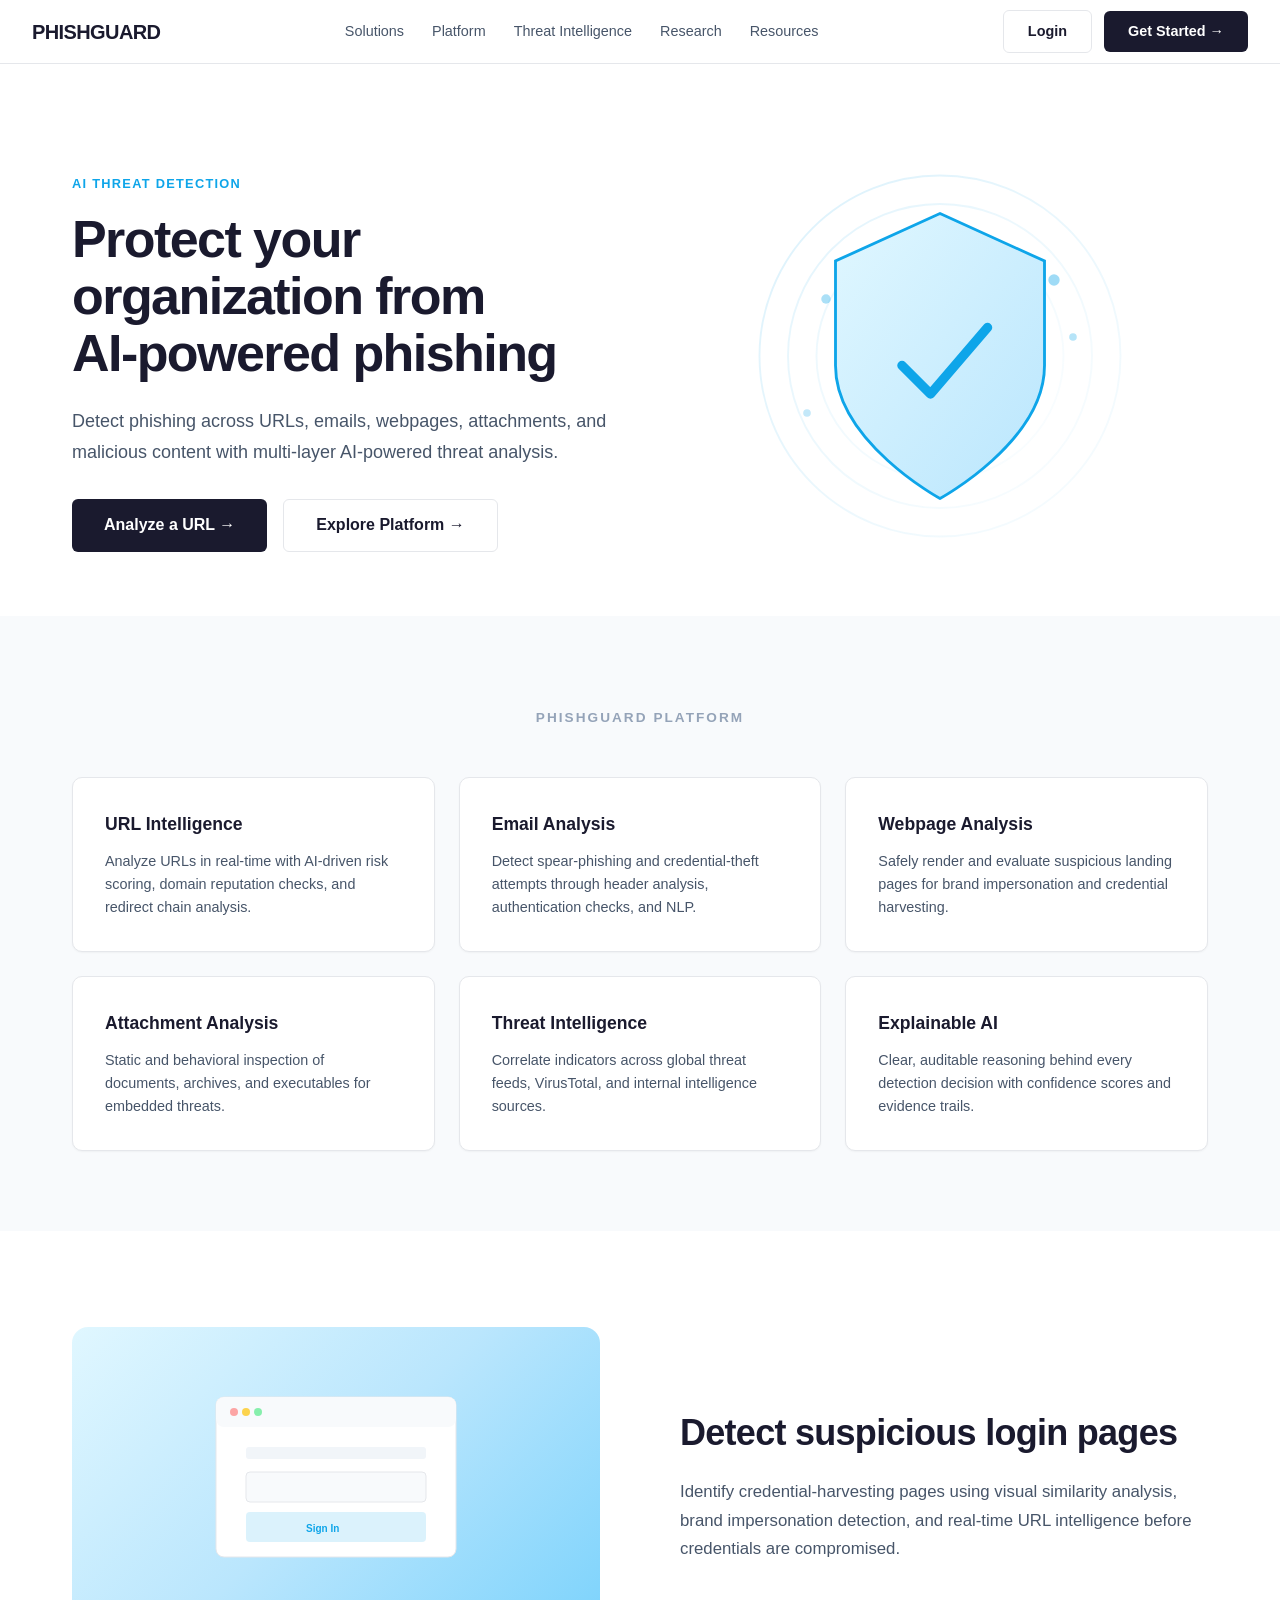
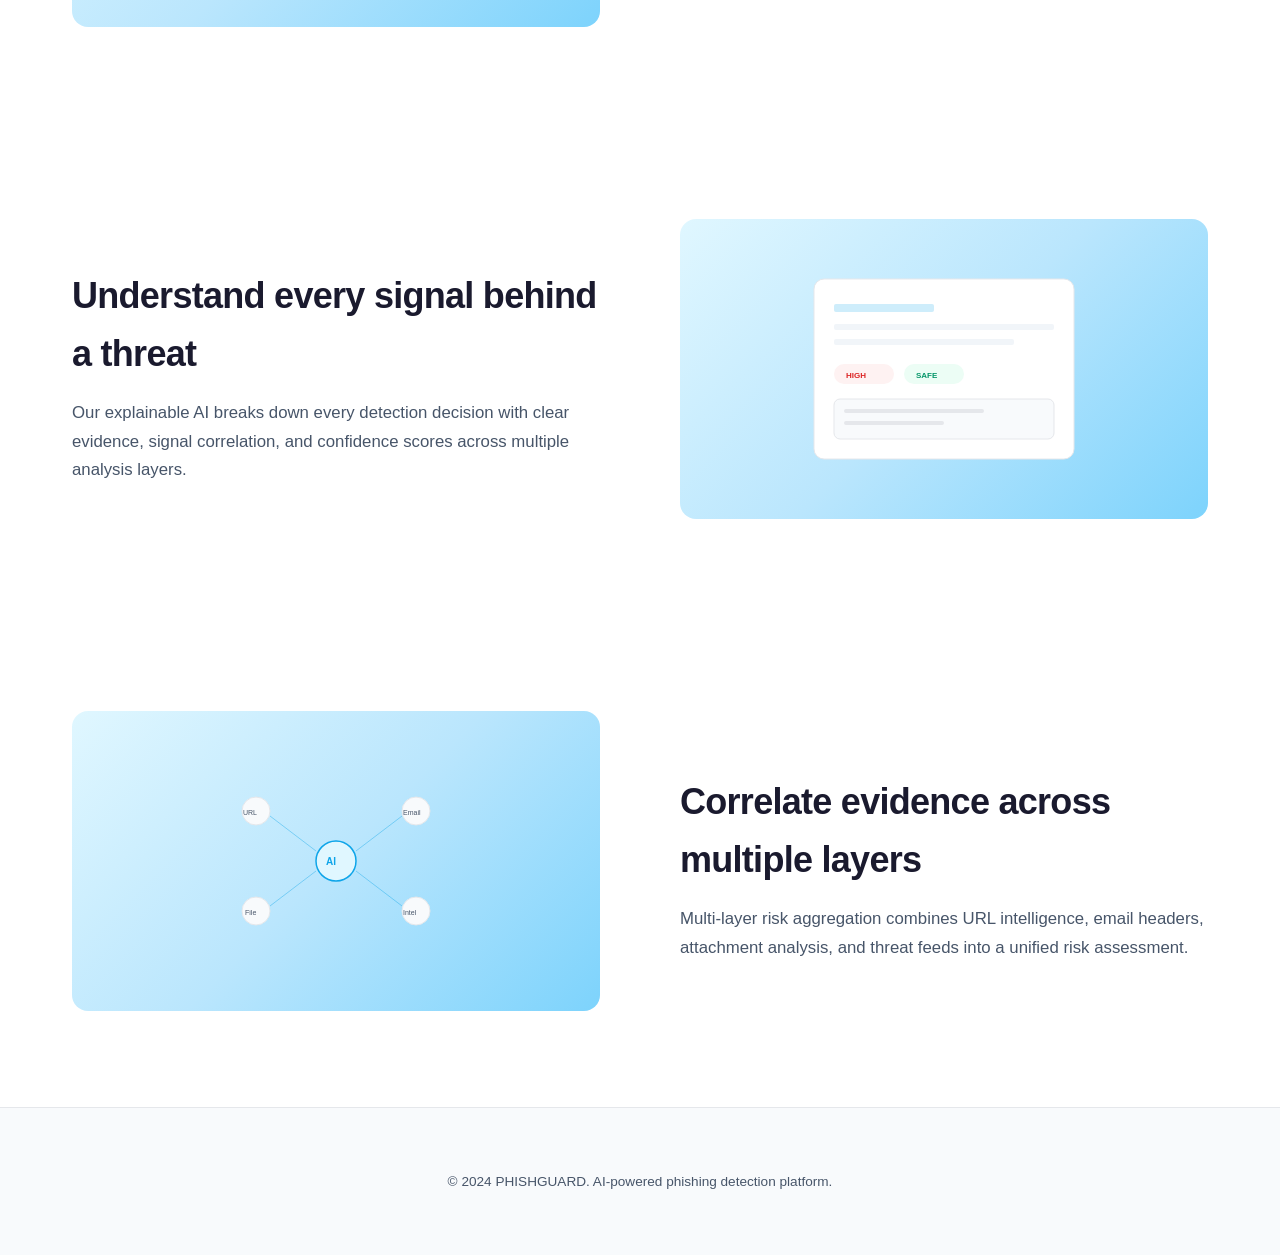
<file: frontend/index.html>
<!DOCTYPE html>
<html lang="en">
<head>
  <meta charset="UTF-8" />
  <meta name="viewport" content="width=device-width, initial-scale=1.0" />
  <title>PHISHGUARD – AI-Powered Phishing Detection</title>
  <link rel="stylesheet" href="css/main.css" />
</head>
<body>
  <!-- Top Navigation -->
  <nav class="top-nav">
    <div class="logo">PHISHGUARD</div>
    <ul class="nav-links">
      <li class="dropdown">
        <a href="#" class="dropbtn">Solutions</a>
        <div class="dropdown-content">
          <a href="#">URL Phishing Detection</a>
          <a href="#">Email Analysis</a>
          <a href="#">Webpage Analysis</a>
          <a href="#">Attachment Analysis</a>
          <a href="#">QR Code Phishing</a>
          <a href="#">Malware Analysis</a>
        </div>
      </li>
      <li class="dropdown">
        <a href="#" class="dropbtn">Platform</a>
        <div class="dropdown-content">
          <a href="#">AI Detection Engine</a>
          <a href="#">Evidence Correlation</a>
          <a href="#">Threat Intelligence</a>
          <a href="#">Explainable AI</a>
          <a href="#">Risk Analysis</a>
        </div>
      </li>
      <li><a href="#">Threat Intelligence</a></li>
      <li><a href="#">Research</a></li>
      <li class="dropdown">
        <a href="#" class="dropbtn">Resources</a>
        <div class="dropdown-content">
          <a href="#">Documentation</a>
          <a href="#">API Reference</a>
          <a href="#">Blog</a>
          <a href="#">Case Studies</a>
        </div>
      </li>
    </ul>
    <div class="auth-links">
      <a href="login.html" class="btn btn-outline">Login</a>
      <a href="signup.html" class="btn btn-primary">Get Started &rarr;</a>
    </div>
  </nav>

  <!-- Hero Section -->
  <section class="hero">
    <div class="hero-content">
      <div class="hero-text">
        <p class="eyebrow">AI THREAT DETECTION</p>
        <h1>Protect your organization from AI&#8209;powered&nbsp;phishing</h1>
        <p class="subtitle">
          Detect phishing across URLs, emails, webpages, attachments, and malicious content with multi&#8209;layer AI&#8209;powered threat analysis.
        </p>
        <div class="hero-actions">
          <a href="login.html" class="btn btn-primary btn-lg">Analyze a URL &rarr;</a>
          <a href="#capabilities" class="btn btn-outline btn-lg">Explore Platform &rarr;</a>
        </div>
      </div>
      <div class="hero-visual">
        <svg width="380" height="380" viewBox="0 0 200 200" fill="none" aria-hidden="true">
          <defs>
            <linearGradient id="shieldGrad" x1="0%" y1="0%" x2="100%" y2="100%">
              <stop offset="0%" stop-color="#e0f7ff"/>
              <stop offset="100%" stop-color="#bae6fd"/>
            </linearGradient>
            <linearGradient id="ringGrad" x1="0%" y1="0%" x2="100%" y2="100%">
              <stop offset="0%" stop-color="#0ea5e9" stop-opacity="0.3"/>
              <stop offset="100%" stop-color="#0ea5e9" stop-opacity="0.05"/>
            </linearGradient>
          </defs>
          <circle cx="100" cy="100" r="95" stroke="url(#ringGrad)" stroke-width="1" fill="none" opacity="0.5"/>
          <circle cx="100" cy="100" r="80" stroke="url(#ringGrad)" stroke-width="1" fill="none" opacity="0.4"/>
          <circle cx="100" cy="100" r="65" stroke="url(#ringGrad)" stroke-width="1" fill="none" opacity="0.3"/>
          <path d="M100 25 L155 50 L155 105 C155 145 100 175 100 175 C100 175 45 145 45 105 L45 50 Z" fill="url(#shieldGrad)" stroke="#0ea5e9" stroke-width="1.5"/>
          <polyline points="80,105 95,120 125,85" stroke="#0ea5e9" stroke-width="5" fill="none" stroke-linecap="round" stroke-linejoin="round"/>
          <circle cx="160" cy="60" r="3" fill="#0ea5e9" opacity="0.4"/>
          <circle cx="170" cy="90" r="2" fill="#0ea5e9" opacity="0.3"/>
          <circle cx="40" cy="70" r="2.5" fill="#0ea5e9" opacity="0.35"/>
          <circle cx="30" cy="130" r="2" fill="#0ea5e9" opacity="0.25"/>
        </svg>
      </div>
    </div>
  </section>

  <!-- Capabilities -->
  <section class="capabilities" id="capabilities">
    <div class="container">
      <h2>PHISHGUARD PLATFORM</h2>
      <div class="grid">
        <div class="card">
          <h3>URL Intelligence</h3>
          <p>Analyze URLs in real-time with AI-driven risk scoring, domain reputation checks, and redirect chain analysis.</p>
        </div>
        <div class="card">
          <h3>Email Analysis</h3>
          <p>Detect spear-phishing and credential-theft attempts through header analysis, authentication checks, and NLP.</p>
        </div>
        <div class="card">
          <h3>Webpage Analysis</h3>
          <p>Safely render and evaluate suspicious landing pages for brand impersonation and credential harvesting.</p>
        </div>
        <div class="card">
          <h3>Attachment Analysis</h3>
          <p>Static and behavioral inspection of documents, archives, and executables for embedded threats.</p>
        </div>
        <div class="card">
          <h3>Threat Intelligence</h3>
          <p>Correlate indicators across global threat feeds, VirusTotal, and internal intelligence sources.</p>
        </div>
        <div class="card">
          <h3>Explainable AI</h3>
          <p>Clear, auditable reasoning behind every detection decision with confidence scores and evidence trails.</p>
        </div>
      </div>
    </div>
  </section>

  <!-- Feature Sections -->
  <section class="feature-section">
    <div class="feature-content">
      <div class="feature-text">
        <h2>Detect suspicious login pages</h2>
        <p>Identify credential-harvesting pages using visual similarity analysis, brand impersonation detection, and real-time URL intelligence before credentials are compromised.</p>
      </div>
      <div class="feature-visual">
        <svg width="280" height="200" viewBox="0 0 280 200" fill="none" aria-hidden="true">
          <rect x="20" y="20" width="240" height="160" rx="8" fill="white" stroke="#e5e7eb" stroke-width="1"/>
          <rect x="20" y="20" width="240" height="30" rx="8" fill="#f8fafc"/>
          <circle cx="38" cy="35" r="4" fill="#fca5a5"/>
          <circle cx="50" cy="35" r="4" fill="#fcd34d"/>
          <circle cx="62" cy="35" r="4" fill="#86efac"/>
          <rect x="50" y="70" width="180" height="12" rx="3" fill="#f1f5f9"/>
          <rect x="50" y="95" width="180" height="30" rx="4" fill="#f8fafc" stroke="#e5e7eb"/>
          <rect x="50" y="135" width="180" height="30" rx="4" fill="#0ea5e9" opacity="0.15"/>
          <text x="110" y="155" font-size="10" fill="#0ea5e9" font-weight="600">Sign In</text>
        </svg>
      </div>
    </div>
  </section>

  <section class="feature-section">
    <div class="feature-content">
      <div class="feature-text">
        <h2>Understand every signal behind a threat</h2>
        <p>Our explainable AI breaks down every detection decision with clear evidence, signal correlation, and confidence scores across multiple analysis layers.</p>
      </div>
      <div class="feature-visual">
        <svg width="280" height="200" viewBox="0 0 280 200" fill="none" aria-hidden="true">
          <rect x="10" y="10" width="260" height="180" rx="10" fill="white" stroke="#e5e7eb"/>
          <rect x="30" y="35" width="100" height="8" rx="2" fill="#0ea5e9" opacity="0.2"/>
          <rect x="30" y="55" width="220" height="6" rx="2" fill="#f1f5f9"/>
          <rect x="30" y="70" width="180" height="6" rx="2" fill="#f1f5f9"/>
          <rect x="30" y="95" width="60" height="20" rx="10" fill="#fef2f2"/>
          <text x="42" y="109" font-size="8" fill="#dc2626" font-weight="600">HIGH</text>
          <rect x="100" y="95" width="60" height="20" rx="10" fill="#ecfdf5"/>
          <text x="112" y="109" font-size="8" fill="#059669" font-weight="600">SAFE</text>
          <rect x="30" y="130" width="220" height="40" rx="6" fill="#f8fafc" stroke="#e5e7eb"/>
          <rect x="40" y="140" width="140" height="4" rx="2" fill="#e5e7eb"/>
          <rect x="40" y="152" width="100" height="4" rx="2" fill="#e5e7eb"/>
        </svg>
      </div>
    </div>
  </section>

  <section class="feature-section">
    <div class="feature-content">
      <div class="feature-text">
        <h2>Correlate evidence across multiple layers</h2>
        <p>Multi-layer risk aggregation combines URL intelligence, email headers, attachment analysis, and threat feeds into a unified risk assessment.</p>
      </div>
      <div class="feature-visual">
        <svg width="280" height="200" viewBox="0 0 280 200" fill="none" aria-hidden="true">
          <circle cx="140" cy="100" r="20" fill="#e0f7ff" stroke="#0ea5e9" stroke-width="1.5"/>
          <circle cx="60" cy="50" r="14" fill="#f8fafc" stroke="#e5e7eb" stroke-width="1"/>
          <circle cx="220" cy="50" r="14" fill="#f8fafc" stroke="#e5e7eb" stroke-width="1"/>
          <circle cx="60" cy="150" r="14" fill="#f8fafc" stroke="#e5e7eb" stroke-width="1"/>
          <circle cx="220" cy="150" r="14" fill="#f8fafc" stroke="#e5e7eb" stroke-width="1"/>
          <line x1="74" y1="55" x2="120" y2="90" stroke="#0ea5e9" stroke-width="1" opacity="0.4"/>
          <line x1="206" y1="55" x2="160" y2="90" stroke="#0ea5e9" stroke-width="1" opacity="0.4"/>
          <line x1="74" y1="145" x2="120" y2="110" stroke="#0ea5e9" stroke-width="1" opacity="0.4"/>
          <line x1="206" y1="145" x2="160" y2="110" stroke="#0ea5e9" stroke-width="1" opacity="0.4"/>
          <text x="130" y="104" font-size="10" fill="#0ea5e9" font-weight="700">AI</text>
          <text x="47" y="54" font-size="7" fill="#475569">URL</text>
          <text x="207" y="54" font-size="7" fill="#475569">Email</text>
          <text x="49" y="154" font-size="7" fill="#475569">File</text>
          <text x="207" y="154" font-size="7" fill="#475569">Intel</text>
        </svg>
      </div>
    </div>
  </section>

  <!-- Footer -->
  <footer style="background: var(--bg-secondary); border-top: 1px solid var(--border-color); padding: 3rem 2rem; text-align: center; color: var(--text-muted); font-size: 0.85rem;">
    <p>&copy; 2024 PHISHGUARD. AI-powered phishing detection platform.</p>
  </footer>

  <script>
    // Dropdown hover handling
    document.querySelectorAll('.dropdown').forEach(function(el) {
      el.addEventListener('mouseenter', function() { el.classList.add('open'); });
      el.addEventListener('mouseleave', function() { el.classList.remove('open'); });
    });
  </script>
</body>
</html>
</file>
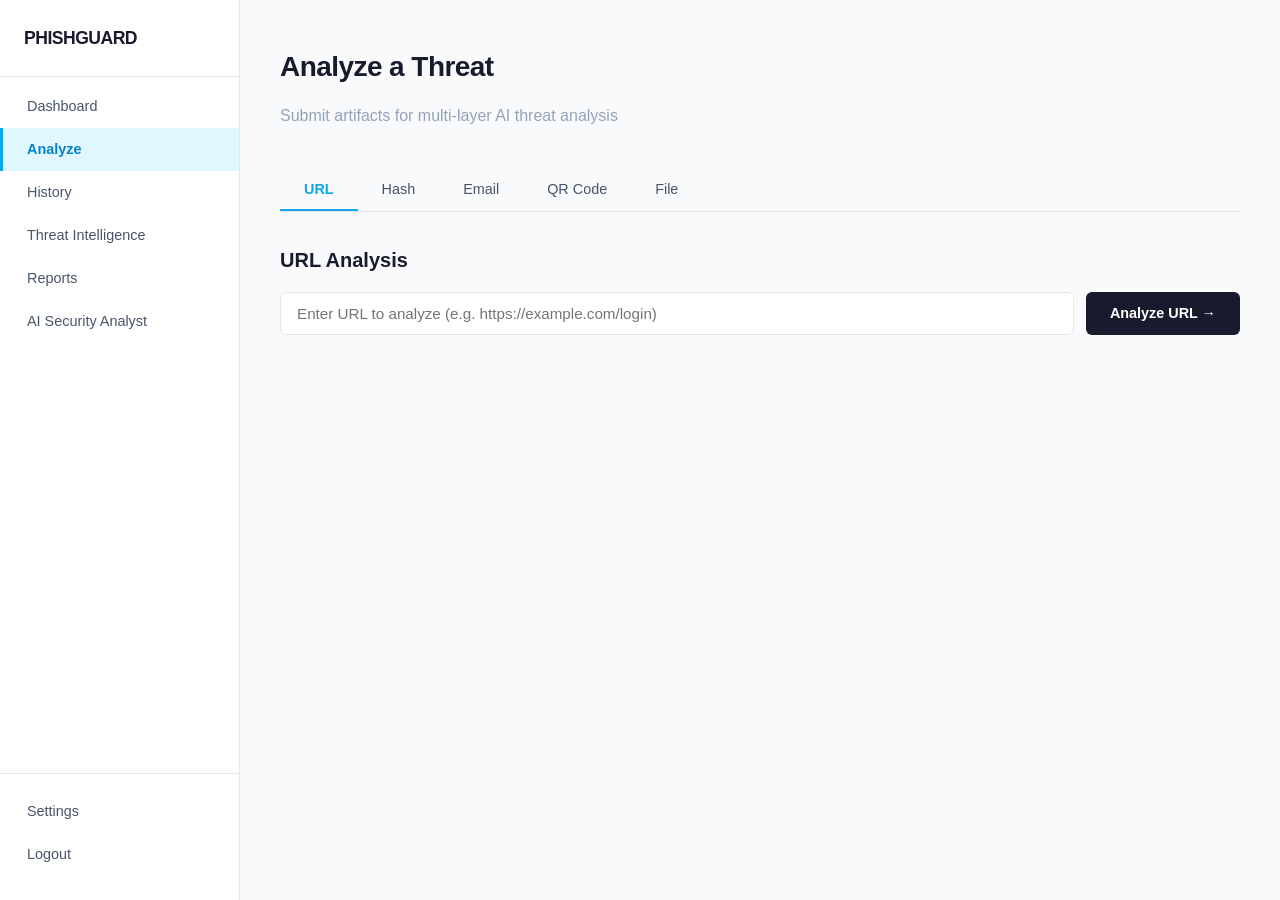
<file: frontend/analysis.html>
<!DOCTYPE html>
<html lang="en">
<head>
  <meta charset="UTF-8" />
  <meta name="viewport" content="width=device-width, initial-scale=1.0" />
  <title>PHISHGUARD – Analyze</title>
  <link rel="stylesheet" href="css/main.css" />
  <link rel="stylesheet" href="css/analysis.css" />
</head>
<body>
  <nav class="sidebar">
    <div class="sidebar-brand">PHISHGUARD</div>
    <a href="dashboard.html">Dashboard</a>
    <a href="analysis.html" class="active">Analyze</a>
    <a href="history.html">History</a>
    <a href="#">Threat Intelligence</a>
    <a href="#">Reports</a>
    <a href="analyst.html">AI Security Analyst</a>
    <div class="sidebar-section">
      <a href="settings.html">Settings</a>
      <a href="#" id="logout-link">Logout</a>
    </div>
  </nav>
  <div class="main-content">
    <header>
      <h1>Analyze a Threat</h1>
      <p class="text-muted">Submit artifacts for multi-layer AI threat analysis</p>
    </header>

    <!-- Analysis Type Tabs -->
    <div class="analysis-tabs">
      <button class="tab-btn active" data-tab="url-section">URL</button>
      <button class="tab-btn" data-tab="hash-section">Hash</button>
      <button class="tab-btn" data-tab="email-section">Email</button>
      <button class="tab-btn" data-tab="qr-section">QR Code</button>
      <button class="tab-btn" data-tab="file-section">File</button>
    </div>

    <section class="analysis-section active" id="url-section">
      <h2>URL Analysis</h2>
      <div class="analysis-input">
        <input type="text" id="url-input" placeholder="Enter URL to analyze (e.g. https://example.com/login)" />
        <button id="url-analyze-btn">Analyze URL &rarr;</button>
      </div>
      <div class="result-card" id="url-result"></div>
    </section>

    <section class="analysis-section" id="hash-section">
      <h2>Hash Analysis</h2>
      <div class="analysis-input">
        <input type="text" id="hash-input" placeholder="Enter SHA256, MD5, or SHA1 hash" />
        <button id="hash-analyze-btn">Analyze Hash &rarr;</button>
      </div>
      <div class="result-card" id="hash-result"></div>
    </section>

    <section class="analysis-section" id="email-section">
      <h2>Email Analysis</h2>
      <div class="analysis-input">
        <input type="file" id="email-file" accept=".eml,.msg" />
        <button id="email-analyze-btn">Analyze Email &rarr;</button>
      </div>
      <div class="result-card" id="email-result"></div>
    </section>

    <section class="analysis-section" id="qr-section">
      <h2>QR Code Analysis</h2>
      <div class="analysis-input">
        <input type="file" id="qr-file" accept="image/*" />
        <button id="qr-analyze-btn">Analyze QR &rarr;</button>
      </div>
      <div class="result-card" id="qr-result"></div>
    </section>

    <section class="analysis-section" id="file-section">
      <h2>File Analysis</h2>
      <div class="analysis-input">
        <input type="file" id="generic-file" />
        <button id="file-analyze-btn">Analyze File &rarr;</button>
      </div>
      <div class="result-card" id="file-result"></div>
    </section>
  </div>

  <script type="module">
    import { auth } from './js/auth.js';
    import { analysis } from './js/analysis.js';

    document.getElementById('logout-link').addEventListener('click', (e) => {
      e.preventDefault();
      auth.logout();
    });

    // Tab switching logic
    document.querySelectorAll('.tab-btn').forEach(btn => {
      btn.addEventListener('click', () => {
        document.querySelectorAll('.tab-btn').forEach(b => b.classList.remove('active'));
        document.querySelectorAll('.analysis-section').forEach(s => s.classList.remove('active'));
        btn.classList.add('active');
        document.getElementById(btn.dataset.tab).classList.add('active');
      });
    });

    document.addEventListener('DOMContentLoaded', () => {
      analysis.init();
    });
  </script>
</body>
</html>
</file>
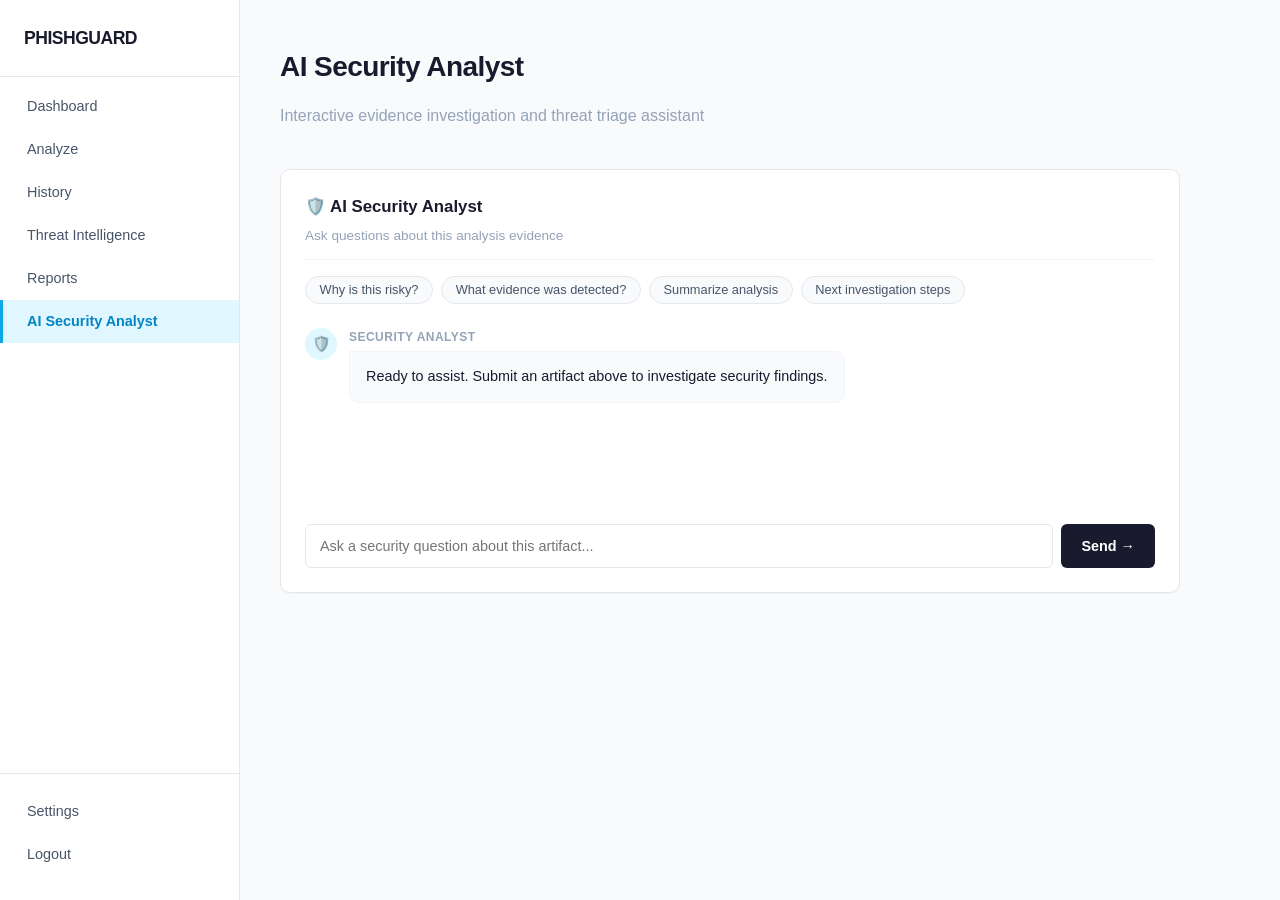
<file: frontend/analyst.html>
<!DOCTYPE html>
<html lang="en">
<head>
  <meta charset="UTF-8" />
  <meta name="viewport" content="width=device-width, initial-scale=1.0" />
  <title>PHISHGUARD – AI Security Analyst</title>
  <link rel="stylesheet" href="css/main.css" />
  <link rel="stylesheet" href="css/analysis.css" />
</head>
<body>
  <nav class="sidebar">
    <div class="sidebar-brand">PHISHGUARD</div>
    <a href="dashboard.html">Dashboard</a>
    <a href="analysis.html">Analyze</a>
    <a href="history.html">History</a>
    <a href="#">Threat Intelligence</a>
    <a href="#">Reports</a>
    <a href="analyst.html" class="active">AI Security Analyst</a>
    <div class="sidebar-section">
      <a href="settings.html">Settings</a>
      <a href="#" id="logout-link">Logout</a>
    </div>
  </nav>

  <div class="main-content">
    <header>
      <h1>AI Security Analyst</h1>
      <p class="text-muted">Interactive evidence investigation and threat triage assistant</p>
    </header>

    <section id="analyst-workspace" style="max-width: 900px;">
      <div id="analyst-chat-root"></div>
    </section>
  </div>

  <script type="module">
    import { auth } from './js/auth.js';
    import { setupAnalystChat } from './js/analysis.js';

    document.getElementById('logout-link').addEventListener('click', (e) => {
      e.preventDefault();
      auth.logout();
    });

    document.addEventListener('DOMContentLoaded', () => {
      let savedContext = null;
      try {
        const stored = sessionStorage.getItem('currentAnalysisContext');
        if (stored) {
          savedContext = JSON.parse(stored);
        }
      } catch (err) {
        console.warn('Failed to parse saved context', err);
      }

      setupAnalystChat('analyst-chat-root', savedContext);
    });
  </script>
</body>
</html>
</file>
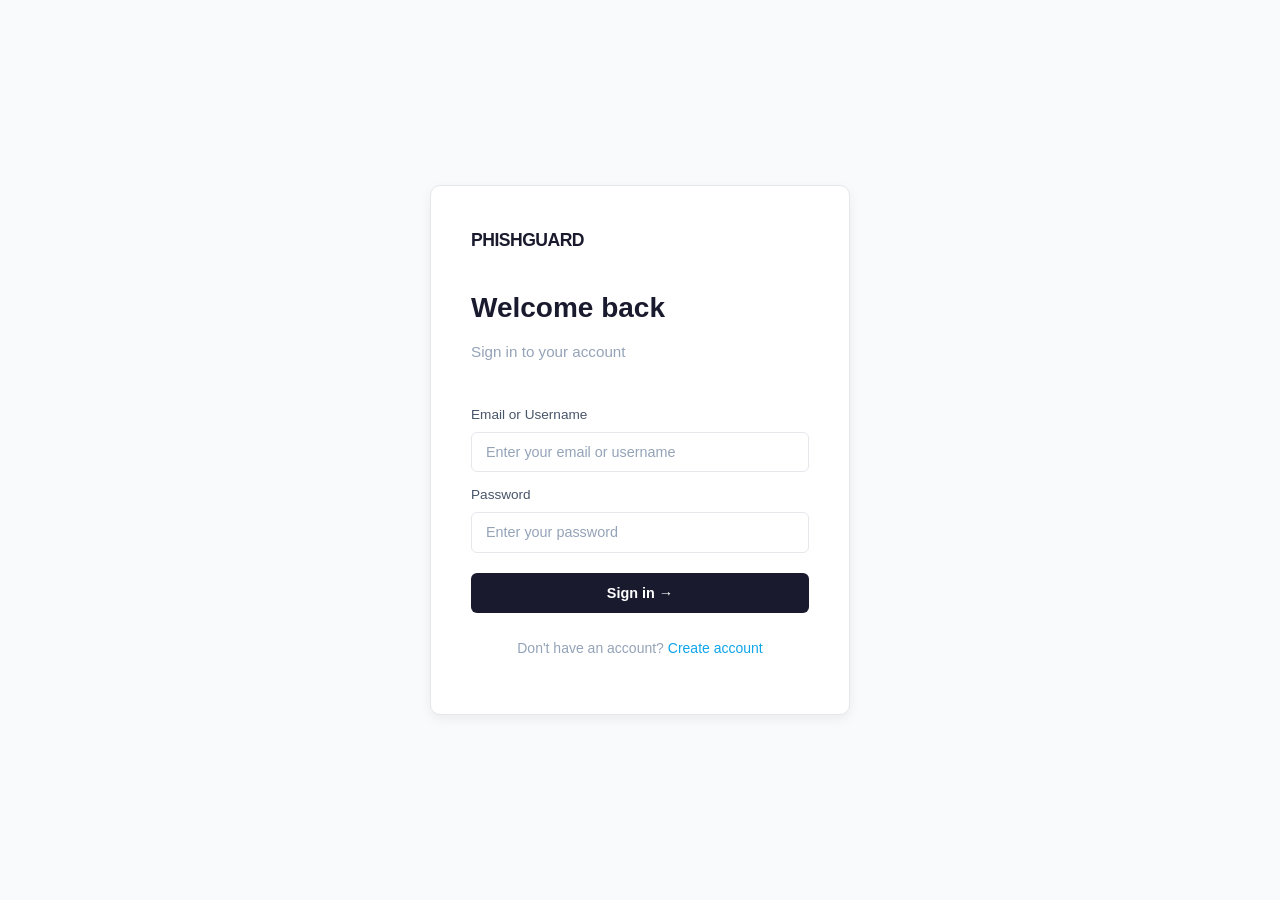
<file: frontend/login.html>
<!DOCTYPE html>
<html lang="en">
<head>
  <meta charset="UTF-8" />
  <meta name="viewport" content="width=device-width, initial-scale=1.0" />
  <title>PHISHGUARD – Sign In</title>
  <link rel="stylesheet" href="css/main.css" />
  <link rel="stylesheet" href="css/auth.css" />
</head>
<body style="background: var(--bg-secondary); display: flex; align-items: center; justify-content: center; min-height: 100vh;">
  <div class="auth-container">
    <div class="auth-brand">PHISHGUARD</div>
    <h2>Welcome back</h2>
    <p class="auth-subtitle">Sign in to your account</p>
    <form id="login-form">
      <label for="email_or_username">Email or Username</label>
      <input type="text" id="email_or_username" name="email_or_username" placeholder="Enter your email or username" required />
      <label for="password">Password</label>
      <input type="password" id="password" name="password" placeholder="Enter your password" required />
      <button type="submit">Sign in &rarr;</button>
    </form>
    <p class="auth-footer">Don't have an account? <a href="signup.html">Create account</a></p>
  </div>

  <script type="module">
    import { auth } from './js/auth.js';
    document.getElementById('login-form').addEventListener('submit', async (e) => {
      e.preventDefault();
      const emailOrUsername = e.target.email_or_username.value.trim();
      const password = e.target.password.value;
      try {
        const token = await auth.login(emailOrUsername, password);
        sessionStorage.setItem('jwt', token);
        window.location.href = 'dashboard.html';
      } catch (err) {
        alert('Login failed: ' + err.message);
      }
    });
  </script>
</body>
</html>
</file>
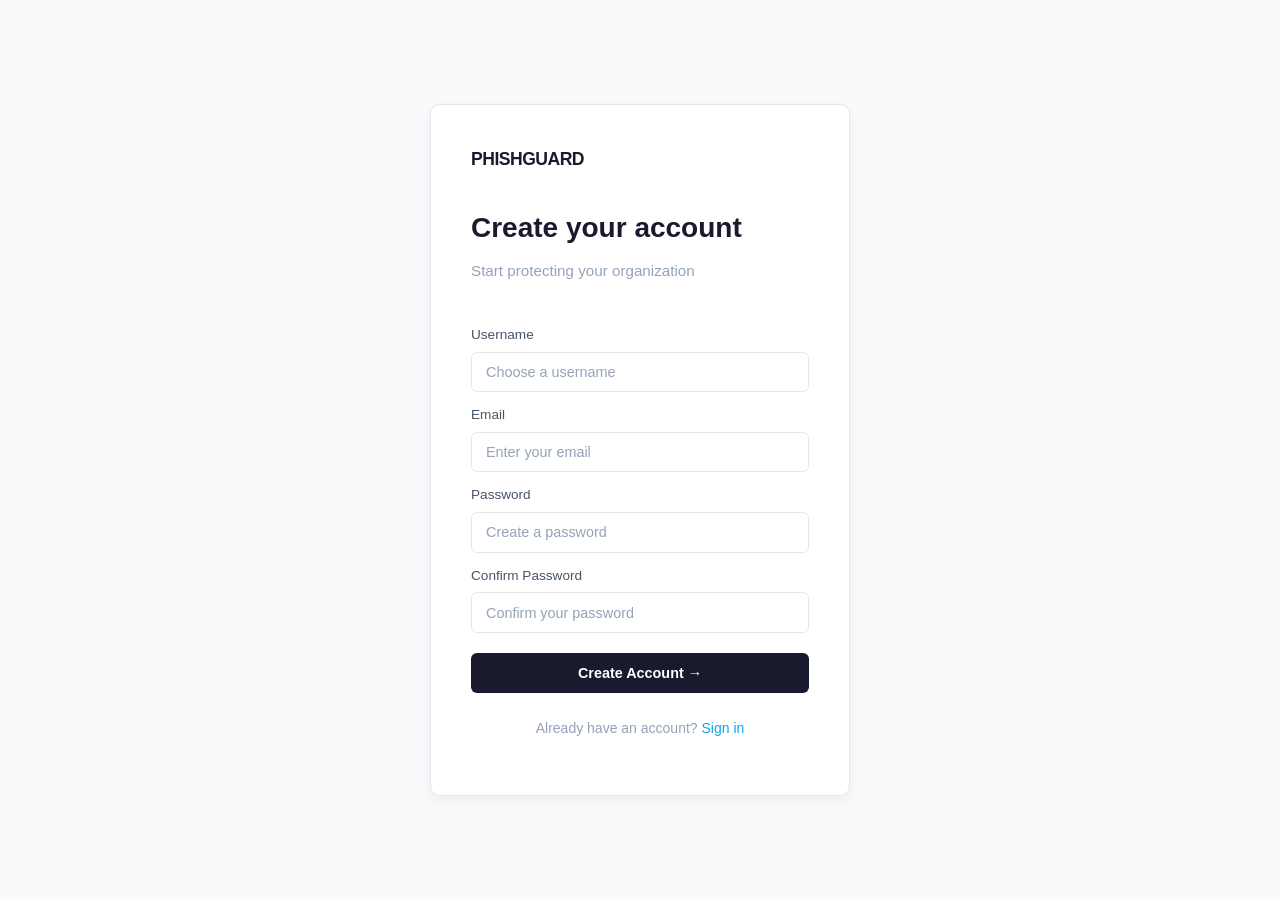
<file: frontend/signup.html>
<!DOCTYPE html>
<html lang="en">
<head>
  <meta charset="UTF-8" />
  <meta name="viewport" content="width=device-width, initial-scale=1.0" />
  <title>PHISHGUARD – Create Account</title>
  <link rel="stylesheet" href="css/main.css" />
  <link rel="stylesheet" href="css/auth.css" />
</head>
<body style="background: var(--bg-secondary); display: flex; align-items: center; justify-content: center; min-height: 100vh;">
  <div class="auth-container">
    <div class="auth-brand">PHISHGUARD</div>
    <h2>Create your account</h2>
    <p class="auth-subtitle">Start protecting your organization</p>
    <form id="signup-form">
      <label for="username">Username</label>
      <input type="text" id="username" name="username" placeholder="Choose a username" required />
      <label for="email">Email</label>
      <input type="email" id="email" name="email" placeholder="Enter your email" required />
      <label for="password">Password</label>
      <input type="password" id="password" name="password" placeholder="Create a password" required />
      <label for="confirm_password">Confirm Password</label>
      <input type="password" id="confirm_password" name="confirm_password" placeholder="Confirm your password" required />
      <button type="submit">Create Account &rarr;</button>
    </form>
    <p class="auth-footer">Already have an account? <a href="login.html">Sign in</a></p>
  </div>

  <script type="module">
    import { auth } from './js/auth.js';
    document.getElementById('signup-form').addEventListener('submit', async (e) => {
      e.preventDefault();
      const username = e.target.username.value.trim();
      const email = e.target.email.value.trim();
      const password = e.target.password.value;
      const confirm = e.target.confirm_password.value;
      if (password !== confirm) {
        alert('Passwords do not match');
        return;
      }
      try {
        await auth.register({ username, email, password });
        alert('Registration successful, please log in');
        window.location.href = 'login.html';
      } catch (err) {
        alert('Registration failed: ' + err.message);
      }
    });
  </script>
</body>
</html>
</file>
<file: frontend/css/main.css>
:root {
  --bg-primary: #ffffff;
  --bg-secondary: #f8fafc;
  --bg-tertiary: #f1f5f9;
  --text-primary: #1a1a2e;
  --text-secondary: #475569;
  --text-muted: #94a3b8;
  --accent-primary: #0ea5e9;
  --accent-dark: #0284c7;
  --accent-light: #e0f7ff;
  --accent-gradient: linear-gradient(135deg, #e0f7ff 0%, #bae6fd 50%, #7dd3fc 100%);
  --border-color: #e5e7eb;
  --border-light: #f1f5f9;
  --shadow-sm: 0 1px 2px rgba(0,0,0,0.04);
  --shadow-md: 0 4px 12px rgba(0,0,0,0.06);
  --shadow-lg: 0 8px 24px rgba(0,0,0,0.08);
  --radius-sm: 6px;
  --radius-md: 10px;
  --radius-lg: 16px;
  --font-sans: 'Inter', -apple-system, BlinkMacSystemFont, 'Segoe UI', sans-serif;
  --transition: all 0.2s ease;
}

*, *::before, *::after {
  box-sizing: border-box;
}

html, body {
  margin: 0;
  padding: 0;
  font-family: var(--font-sans);
  background: var(--bg-primary);
  color: var(--text-primary);
  line-height: 1.6;
  -webkit-font-smoothing: antialiased;
}

h1 {
  font-size: 2.75rem;
  font-weight: 700;
  line-height: 1.15;
  letter-spacing: -0.02em;
}

h2 {
  font-size: 2rem;
  font-weight: 700;
}

h3 {
  font-size: 1.25rem;
  font-weight: 600;
}

p {
  line-height: 1.7;
  color: var(--text-secondary);
}

.text-sm {
  font-size: 0.875rem;
}

.text-muted {
  color: var(--text-muted);
}

a {
  color: var(--accent-primary);
  text-decoration: none;
  transition: var(--transition);
}

a:hover {
  color: var(--accent-dark);
  text-decoration: none;
}

.container {
  max-width: 1200px;
  margin: 0 auto;
  padding: 0 2rem;
}

/* TOP NAVIGATION */
.top-nav {
  position: sticky;
  top: 0;
  z-index: 100;
  background: rgba(255, 255, 255, 0.95);
  backdrop-filter: blur(12px);
  border-bottom: 1px solid var(--border-color);
  height: 64px;
  display: flex;
  align-items: center;
  justify-content: space-between;
  padding: 0 2rem;
}

.top-nav .logo {
  font-size: 1.25rem;
  font-weight: 800;
  letter-spacing: -0.03em;
  color: var(--text-primary);
  text-transform: uppercase;
}

.nav-links {
  list-style: none;
  display: flex;
  gap: 0.25rem;
  margin: 0;
  padding: 0;
}

.nav-links li {
  position: relative;
}

.nav-links a {
  display: block;
  padding: 0.5rem 0.75rem;
  color: var(--text-secondary);
  font-size: 0.9rem;
  font-weight: 500;
  border-radius: var(--radius-sm);
  transition: var(--transition);
}

.nav-links a:hover {
  color: var(--text-primary);
  background: var(--bg-secondary);
  text-decoration: none;
}

.auth-links {
  display: flex;
  gap: 0.75rem;
  align-items: center;
}

/* DROPDOWN */
.dropdown-content {
  display: none;
  position: absolute;
  top: calc(100% + 8px);
  left: -1rem;
  min-width: 220px;
  background: white;
  border: 1px solid var(--border-color);
  border-radius: var(--radius-md);
  box-shadow: var(--shadow-lg);
  padding: 0.5rem 0;
  z-index: 200;
}

.dropdown.open .dropdown-content {
  display: block;
}

.dropdown-content a {
  display: block;
  padding: 0.625rem 1.25rem;
  font-size: 0.875rem;
  color: var(--text-secondary);
  transition: var(--transition);
}

.dropdown-content a:hover {
  background: var(--accent-light);
  color: var(--accent-dark);
}

/* BUTTONS */
.btn {
  display: inline-flex;
  align-items: center;
  gap: 0.5rem;
  padding: 0.625rem 1.5rem;
  font-size: 0.9rem;
  font-weight: 600;
  border-radius: var(--radius-sm);
  cursor: pointer;
  transition: var(--transition);
  text-decoration: none;
  border: none;
  line-height: 1.4;
}

.btn-primary {
  background: var(--text-primary);
  color: white;
}

.btn-primary:hover {
  background: #0f0f1e;
  transform: translateY(-1px);
  box-shadow: var(--shadow-md);
}

.btn-outline {
  background: transparent;
  border: 1px solid var(--border-color);
  color: var(--text-primary);
}

.btn-outline:hover {
  border-color: var(--text-primary);
  background: var(--bg-secondary);
}

.btn-accent {
  background: var(--accent-primary);
  color: white;
}

.btn-accent:hover {
  background: var(--accent-dark);
}

.btn-lg {
  padding: 0.875rem 2rem;
  font-size: 1rem;
}

/* HERO SECTION */
.hero {
  padding: 6rem 0 4rem;
  background: var(--bg-primary);
}

.hero-content {
  display: grid;
  grid-template-columns: 1fr 1fr;
  gap: 4rem;
  align-items: center;
  max-width: 1200px;
  margin: 0 auto;
  padding: 0 2rem;
}

.hero-text {
  max-width: 560px;
}

.eyebrow {
  font-size: 0.8rem;
  font-weight: 600;
  letter-spacing: 0.1em;
  text-transform: uppercase;
  color: var(--accent-primary);
  margin-bottom: 1rem;
}

.hero h1 {
  font-size: 3.25rem;
  font-weight: 800;
  line-height: 1.1;
  letter-spacing: -0.03em;
  color: var(--text-primary);
  margin: 0 0 1.5rem;
}

.subtitle {
  font-size: 1.125rem;
  line-height: 1.7;
  color: var(--text-secondary);
  margin-bottom: 2rem;
}

.hero-actions {
  display: flex;
  gap: 1rem;
  flex-wrap: wrap;
}

.hero-visual {
  display: flex;
  justify-content: center;
  align-items: center;
}

/* CAPABILITIES */
.capabilities {
  padding: 5rem 0;
  background: var(--bg-secondary);
  text-align: center;
}

.capabilities h2 {
  font-size: 0.85rem;
  font-weight: 700;
  letter-spacing: 0.15em;
  text-transform: uppercase;
  color: var(--text-muted);
  margin-bottom: 3rem;
}

.grid {
  display: grid;
  grid-template-columns: repeat(3, 1fr);
  gap: 1.5rem;
}

.capabilities .card {
  background: white;
  border: 1px solid var(--border-color);
  border-radius: var(--radius-md);
  padding: 2rem;
  text-align: left;
  transition: var(--transition);
}

.capabilities .card:hover {
  box-shadow: var(--shadow-md);
  border-color: var(--accent-primary);
  transform: translateY(-2px);
}

.capabilities .card h3 {
  font-size: 1.1rem;
  font-weight: 600;
  margin: 0 0 0.75rem;
  color: var(--text-primary);
}

.capabilities .card p {
  font-size: 0.9rem;
  color: var(--text-secondary);
  margin: 0;
  line-height: 1.6;
}

/* FEATURE SECTIONS */
.feature-section {
  padding: 6rem 0;
}

.feature-content {
  display: grid;
  grid-template-columns: 1fr 1fr;
  gap: 5rem;
  align-items: center;
  max-width: 1200px;
  margin: 0 auto;
  padding: 0 2rem;
}

.feature-section:nth-child(even) .feature-content {
  direction: rtl;
}

.feature-section:nth-child(even) .feature-content > * {
  direction: ltr;
}

.feature-text h2 {
  font-size: 2.25rem;
  font-weight: 700;
  letter-spacing: -0.02em;
  margin-bottom: 1rem;
}

.feature-text p {
  font-size: 1.05rem;
  line-height: 1.7;
  color: var(--text-secondary);
}

.feature-visual {
  background: var(--accent-gradient);
  border-radius: var(--radius-lg);
  padding: 3rem;
  display: flex;
  align-items: center;
  justify-content: center;
  min-height: 300px;
}

/* SIDEBAR */
nav.sidebar {
  position: fixed;
  top: 0;
  left: 0;
  height: 100vh;
  width: 240px;
  background: var(--bg-primary);
  border-right: 1px solid var(--border-color);
  padding: 1.5rem 0;
  display: flex;
  flex-direction: column;
}

.sidebar-brand {
  padding: 0 1.5rem 1.5rem;
  font-size: 1.1rem;
  font-weight: 800;
  letter-spacing: -0.03em;
  color: var(--text-primary);
  text-transform: uppercase;
  border-bottom: 1px solid var(--border-color);
  margin-bottom: 0.5rem;
}

nav.sidebar a {
  display: flex;
  align-items: center;
  gap: 0.75rem;
  padding: 0.625rem 1.5rem;
  color: var(--text-secondary);
  font-size: 0.9rem;
  font-weight: 500;
  border-left: 3px solid transparent;
  transition: var(--transition);
  text-decoration: none;
}

nav.sidebar a:hover {
  background: var(--bg-secondary);
  color: var(--text-primary);
}

nav.sidebar a.active {
  background: var(--accent-light);
  color: var(--accent-dark);
  border-left-color: var(--accent-primary);
  font-weight: 600;
}

.sidebar-section {
  margin-top: auto;
  padding-top: 1rem;
  border-top: 1px solid var(--border-color);
}

/* MAIN CONTENT */
.main-content {
  margin-left: 240px;
  padding: 2rem 2.5rem;
  min-height: 100vh;
  background: var(--bg-secondary);
}

.main-content header {
  background: transparent;
  border: none;
  text-align: left;
  padding: 0 0 1.5rem;
}

.main-content header h1 {
  font-size: 1.75rem;
  font-weight: 700;
}

/* CARD */
.card {
  background: white;
  border: 1px solid var(--border-color);
  border-radius: var(--radius-md);
  padding: 1.5rem;
  box-shadow: var(--shadow-sm);
  transition: var(--transition);
}

.card:hover {
  box-shadow: var(--shadow-md);
}

/* TABLE */
.table {
  width: 100%;
  border-collapse: separate;
  border-spacing: 0;
  border-radius: var(--radius-md);
  overflow: hidden;
  border: 1px solid var(--border-color);
}

.table th {
  background: var(--bg-tertiary);
  padding: 0.875rem 1rem;
  font-size: 0.8rem;
  font-weight: 600;
  text-transform: uppercase;
  letter-spacing: 0.05em;
  color: var(--text-secondary);
  text-align: left;
  border-bottom: 1px solid var(--border-color);
}

.table td {
  padding: 0.875rem 1rem;
  font-size: 0.9rem;
  border-bottom: 1px solid var(--border-light);
}

.table tr:last-child td {
  border-bottom: none;
}

.table tr:hover td {
  background: var(--bg-secondary);
}

/* BADGES */
.badge {
  display: inline-flex;
  align-items: center;
  padding: 0.25rem 0.75rem;
  font-size: 0.75rem;
  font-weight: 600;
  border-radius: 999px;
  letter-spacing: 0.02em;
}

.badge-low {
  background: #ecfdf5;
  color: #059669;
}

.badge-medium {
  background: #fffbeb;
  color: #d97706;
}

.badge-high {
  background: #fef2f2;
  color: #dc2626;
}

.badge-critical {
  background: #faf5ff;
  color: #7c3aed;
}

/* FORM ELEMENTS */
input[type=text],
input[type=email],
input[type=password],
input[type=search],
textarea,
select {
  width: 100%;
  padding: 0.625rem 0.875rem;
  border: 1px solid var(--border-color);
  border-radius: var(--radius-sm);
  font-size: 0.9rem;
  font-family: var(--font-sans);
  color: var(--text-primary);
  background: white;
  transition: var(--transition);
  outline: none;
}

input:focus, textarea:focus, select:focus {
  border-color: var(--accent-primary);
  box-shadow: 0 0 0 3px rgba(14, 165, 233, 0.1);
}

/* RESPONSIVE */
@media (max-width: 1024px) {
  .hero-content {
    grid-template-columns: 1fr;
  }
  .hero-visual {
    display: none;
  }
  .grid {
    grid-template-columns: repeat(2, 1fr);
  }
  .feature-content {
    grid-template-columns: 1fr;
  }
}

@media (max-width: 768px) {
  nav.sidebar {
    width: 100%;
    height: auto;
    position: relative;
    flex-direction: row;
    overflow-x: auto;
  }
  .main-content {
    margin-left: 0;
  }
  .grid {
    grid-template-columns: 1fr;
  }
  h1 {
    font-size: 2rem;
  }
  .hero h1 {
    font-size: 2.5rem;
  }
  .top-nav {
    flex-wrap: wrap;
  }
  .nav-links {
    display: none;
  }
  .auth-links {
    margin-left: auto;
  }
}

@media (max-width: 480px) {
  .container {
    padding: 0 1rem;
  }
  .hero {
    padding: 3rem 0 2rem;
  }
}

/* UTILITY CLASSES */
.flex { display: flex; }
.items-center { align-items: center; }
.gap-1 { gap: 0.5rem; }
.gap-2 { gap: 1rem; }
.mt-1 { margin-top: 0.5rem; }
.mt-2 { margin-top: 1rem; }
.mt-3 { margin-top: 1.5rem; }
.mt-4 { margin-top: 2rem; }
.mb-1 { margin-bottom: 0.5rem; }
.mb-2 { margin-bottom: 1rem; }
.mb-3 { margin-bottom: 1.5rem; }
.mb-4 { margin-bottom: 2rem; }
.text-center { text-align: center; }

/* SCROLLBAR */
::-webkit-scrollbar {
  width: 6px;
}
::-webkit-scrollbar-track {
  background: transparent;
}
::-webkit-scrollbar-thumb {
  background: var(--border-color);
  border-radius: 3px;
}
</file>
<file: frontend/css/analysis.css>
/* analysis.css – enterprise theme for the analysis page */

/* Tab navigation */
.analysis-tabs {
  display: flex;
  gap: 0;
  border-bottom: 1px solid var(--border-color);
  margin-bottom: 2rem;
}

.tab-btn {
  padding: 0.75rem 1.5rem;
  font-size: 0.9rem;
  font-weight: 500;
  color: var(--text-secondary);
  background: transparent;
  border: none;
  border-bottom: 2px solid transparent;
  cursor: pointer;
  transition: var(--transition);
  font-family: var(--font-sans);
}

.tab-btn:hover {
  color: var(--text-primary);
  background: var(--bg-secondary);
}

.tab-btn.active {
  color: var(--accent-primary);
  border-bottom-color: var(--accent-primary);
  font-weight: 600;
}

/* Analysis sections - tab content */
.analysis-section {
  display: none;
  margin-top: 0;
}

.analysis-section.active {
  display: block;
}

.analysis-section h2 {
  font-size: 1.25rem;
  font-weight: 600;
  margin-bottom: 1rem;
  color: var(--text-primary);
}

/* Input row */
.analysis-input {
  display: flex;
  gap: 0.75rem;
  margin-bottom: 1.5rem;
}

.analysis-input input[type="text"] {
  flex: 1;
  padding: 0.75rem 1rem;
  border: 1px solid var(--border-color);
  border-radius: var(--radius-sm);
  font-size: 0.95rem;
  background: white;
  color: var(--text-primary);
  font-family: var(--font-sans);
  outline: none;
  transition: var(--transition);
}

.analysis-input input[type="text"]:focus {
  border-color: var(--accent-primary);
  box-shadow: 0 0 0 3px rgba(14, 165, 233, 0.1);
}

.analysis-input input[type="file"] {
  flex: 1;
  padding: 0.75rem;
  background: var(--bg-secondary);
  border: 1px dashed var(--border-color);
  border-radius: var(--radius-sm);
  color: var(--text-secondary);
  cursor: pointer;
  font-family: var(--font-sans);
  font-size: 0.9rem;
}

.analysis-input button {
  padding: 0.75rem 1.5rem;
  background: var(--text-primary);
  color: white;
  border: none;
  border-radius: var(--radius-sm);
  font-weight: 600;
  font-size: 0.9rem;
  cursor: pointer;
  transition: var(--transition);
  white-space: nowrap;
  font-family: var(--font-sans);
}

.analysis-input button:hover {
  background: #0f0f1e;
  transform: translateY(-1px);
}

/* Result card */
.result-card {
  background: white;
  border: 1px solid var(--border-color);
  border-radius: var(--radius-md);
  padding: 1.5rem;
  margin-top: 1.5rem;
  box-shadow: var(--shadow-sm);
}

.result-card:empty {
  display: none;
}

.result-card pre {
  white-space: pre-wrap;
  word-wrap: break-word;
  font-size: 0.85rem;
  line-height: 1.6;
  color: var(--text-secondary);
  background: var(--bg-secondary);
  padding: 1rem;
  border-radius: var(--radius-sm);
  border: 1px solid var(--border-light);
  margin: 0;
}

/* Scanning state animation */
.scanning-overlay {
  background: white;
  border: 1px solid var(--border-color);
  border-radius: var(--radius-md);
  padding: 2rem;
  text-align: center;
}

.scanning-step {
  display: flex;
  align-items: center;
  gap: 0.75rem;
  padding: 0.5rem 0;
  font-size: 0.9rem;
  color: var(--text-secondary);
}

.scanning-step.complete {
  color: var(--accent-primary);
}

.scanning-step .dot {
  width: 8px;
  height: 8px;
  border-radius: 50%;
  background: var(--border-color);
  flex-shrink: 0;
}

.scanning-step.complete .dot {
  background: var(--accent-primary);
}

.scanning-step.active .dot {
  background: var(--accent-primary);
  animation: pulse 1.5s infinite;
}

@keyframes pulse {
  0% { opacity: 1; }
  50% { opacity: 0.3; }
  100% { opacity: 1; }
}

/* Risk score display */
.risk-score-card {
  display: flex;
  flex-direction: column;
  align-items: center;
  padding: 2rem;
  background: white;
  border: 1px solid var(--border-color);
  border-radius: var(--radius-md);
  margin-bottom: 1.5rem;
}

.risk-number {
  font-size: 3rem;
  font-weight: 800;
  line-height: 1;
}

.risk-label {
  font-size: 0.85rem;
  font-weight: 600;
  text-transform: uppercase;
  letter-spacing: 0.05em;
  margin-top: 0.5rem;
}

.risk-low { color: #059669; }
.risk-medium { color: #d97706; }
.risk-high { color: #dc2626; }
.risk-critical { color: #7c3aed; }

/* Evidence expandable sections */
.evidence-section {
  border: 1px solid var(--border-color);
  border-radius: var(--radius-md);
  margin-bottom: 0.75rem;
  overflow: hidden;
}

.evidence-header {
  display: flex;
  justify-content: space-between;
  align-items: center;
  padding: 1rem 1.25rem;
  cursor: pointer;
  background: white;
  transition: var(--transition);
}

.evidence-header:hover {
  background: var(--bg-secondary);
}

.evidence-header h3 {
  font-size: 0.95rem;
  font-weight: 600;
  margin: 0;
}

.evidence-body {
  padding: 1.25rem;
  border-top: 1px solid var(--border-color);
  display: none;
}

.evidence-section.open .evidence-body {
  display: block;
}

.evidence-status {
  display: inline-flex;
  padding: 0.2rem 0.6rem;
  border-radius: 999px;
  font-size: 0.75rem;
  font-weight: 600;
}

.status-danger {
  background: #fef2f2;
  color: #dc2626;
}

.status-warning {
  background: #fffbeb;
  color: #d97706;
}

.status-safe {
  background: #ecfdf5;
  color: #059669;
}

.status-unknown {
  background: var(--bg-tertiary);
  color: var(--text-muted);
}

/* ==========================================================================
   AI Security Analyst Chat Styles
   ========================================================================== */

.analyst-card {
  background: white;
  border: 1px solid var(--border-color);
  border-radius: var(--radius-md);
  padding: 1.5rem;
  box-shadow: var(--shadow-sm);
  display: flex;
  flex-direction: column;
  gap: 1rem;
}

.analyst-header {
  display: flex;
  justify-content: space-between;
  align-items: center;
  border-bottom: 1px solid var(--border-light);
  padding-bottom: 0.75rem;
}

.analyst-title {
  display: flex;
  flex-direction: column;
  gap: 0.25rem;
}

.analyst-badge {
  font-size: 1.05rem;
  font-weight: 700;
  color: var(--text-primary);
  display: inline-flex;
  align-items: center;
  gap: 0.5rem;
}

.analyst-sub {
  font-size: 0.85rem;
  color: var(--text-muted);
}

.prompt-chips {
  display: flex;
  flex-wrap: wrap;
  gap: 0.5rem;
}

.prompt-chip {
  background: var(--bg-secondary);
  border: 1px solid var(--border-color);
  border-radius: 999px;
  padding: 0.35rem 0.85rem;
  font-size: 0.8rem;
  font-weight: 500;
  color: var(--text-secondary);
  cursor: pointer;
  transition: var(--transition);
  font-family: var(--font-sans);
}

.prompt-chip:hover {
  background: var(--accent-light);
  color: var(--accent-dark);
  border-color: var(--accent-primary);
}

.chat-messages {
  max-height: 380px;
  min-height: 180px;
  overflow-y: auto;
  display: flex;
  flex-direction: column;
  gap: 0.875rem;
  padding: 0.5rem 0;
}

.chat-msg {
  display: flex;
  gap: 0.75rem;
  align-items: flex-start;
  max-width: 90%;
}

.assistant-msg {
  align-self: flex-start;
}

.user-msg {
  align-self: flex-end;
  flex-direction: row;
}

.msg-avatar {
  width: 32px;
  height: 32px;
  border-radius: 50%;
  background: var(--accent-light);
  display: flex;
  align-items: center;
  justify-content: center;
  font-size: 0.95rem;
  flex-shrink: 0;
}

.user-avatar {
  background: var(--bg-tertiary);
}

.msg-content {
  display: flex;
  flex-direction: column;
  gap: 0.25rem;
}

.msg-author {
  font-size: 0.75rem;
  font-weight: 600;
  color: var(--text-muted);
  text-transform: uppercase;
  letter-spacing: 0.04em;
}

.assistant-msg .msg-body {
  background: var(--bg-secondary);
  border: 1px solid var(--border-light);
  border-radius: 0 var(--radius-md) var(--radius-md) var(--radius-md);
  padding: 0.85rem 1rem;
  font-size: 0.9rem;
  line-height: 1.6;
  color: var(--text-primary);
}

.user-msg .msg-body {
  background: var(--text-primary);
  color: white;
  border-radius: var(--radius-md) 0 var(--radius-md) var(--radius-md);
  padding: 0.85rem 1rem;
  font-size: 0.9rem;
  line-height: 1.6;
}

.typing-msg .msg-body {
  font-style: italic;
  color: var(--text-muted);
}

.chat-input-bar {
  display: flex;
  gap: 0.5rem;
  margin-top: 0.5rem;
}

.chat-input {
  flex: 1;
  padding: 0.75rem 1rem;
  border: 1px solid var(--border-color);
  border-radius: var(--radius-sm);
  font-size: 0.9rem;
  outline: none;
  font-family: var(--font-sans);
  background: white;
  color: var(--text-primary);
}

.chat-input:focus {
  border-color: var(--accent-primary);
  box-shadow: 0 0 0 3px rgba(14, 165, 233, 0.1);
}

.chat-send-btn {
  padding: 0.75rem 1.25rem;
  white-space: nowrap;
}

/* Findings Result Box Styles */
.result-header {
  display: flex;
  justify-content: space-between;
  align-items: flex-start;
  border-bottom: 1px solid var(--border-light);
  padding-bottom: 1rem;
  margin-bottom: 1rem;
}

.signals-list {
  background: var(--bg-secondary);
  border: 1px solid var(--border-light);
  border-radius: var(--radius-sm);
  padding: 1rem;
  margin: 1rem 0;
}

.signals-list h4 {
  margin: 0 0 0.5rem;
  font-size: 0.9rem;
}

.signals-list ul {
  margin: 0;
  padding-left: 1.25rem;
}

.signals-list li {
  margin-bottom: 0.35rem;
  font-size: 0.85rem;
}

.ml-badge-box {
  background: var(--accent-light);
  border: 1px solid #bae6fd;
  border-radius: var(--radius-sm);
  padding: 0.75rem 1rem;
  font-size: 0.9rem;
  color: var(--accent-dark);
  margin-bottom: 1rem;
}
</file>
<file: frontend/css/auth.css>
/* auth.css – enterprise auth page styling */
/* Uses variables from main.css */

body.auth-page {
  background: var(--bg-secondary);
  display: flex;
  align-items: center;
  justify-content: center;
  min-height: 100vh;
}

.auth-container {
  max-width: 420px;
  width: 100%;
  margin: 2rem;
  padding: 2.5rem;
  background: white;
  border: 1px solid var(--border-color);
  border-radius: var(--radius-md);
  box-shadow: var(--shadow-md);
}

.auth-brand {
  font-size: 1.1rem;
  font-weight: 800;
  letter-spacing: -0.03em;
  text-transform: uppercase;
  color: var(--text-primary);
  margin-bottom: 2rem;
}

.auth-container h2 {
  text-align: left;
  margin: 0 0 0.5rem;
  font-size: 1.75rem;
  font-weight: 700;
  color: var(--text-primary);
}

.auth-subtitle {
  font-size: 0.95rem;
  color: var(--text-muted);
  margin: 0 0 1.75rem;
}

.auth-container form {
  display: flex;
  flex-direction: column;
}

.auth-container label {
  margin-top: 0.75rem;
  margin-bottom: 0.375rem;
  font-size: 0.85rem;
  font-weight: 500;
  color: var(--text-secondary);
}

.auth-container input {
  padding: 0.7rem 0.875rem;
  border: 1px solid var(--border-color);
  border-radius: var(--radius-sm);
  background: white;
  color: var(--text-primary);
  font-size: 0.9rem;
  font-family: var(--font-sans);
  outline: none;
  transition: var(--transition);
}

.auth-container input:focus {
  border-color: var(--accent-primary);
  box-shadow: 0 0 0 3px rgba(14, 165, 233, 0.1);
}

.auth-container input::placeholder {
  color: var(--text-muted);
}

.auth-container button {
  margin-top: 1.25rem;
  padding: 0.75rem;
  background: var(--text-primary);
  color: white;
  border: none;
  border-radius: var(--radius-sm);
  font-size: 0.9rem;
  font-weight: 600;
  cursor: pointer;
  transition: var(--transition);
  font-family: var(--font-sans);
}

.auth-container button:hover {
  background: #0f0f1e;
  transform: translateY(-1px);
  box-shadow: var(--shadow-md);
}

.auth-footer {
  text-align: center;
  margin-top: 1.5rem;
  font-size: 0.875rem;
  color: var(--text-muted);
}

.auth-footer a {
  color: var(--accent-primary);
  font-weight: 500;
}

.auth-footer a:hover {
  color: var(--accent-dark);
}

/* Responsive */
@media (max-width: 480px) {
  .auth-container {
    margin: 1rem;
    padding: 1.5rem;
  }
}
</file>
